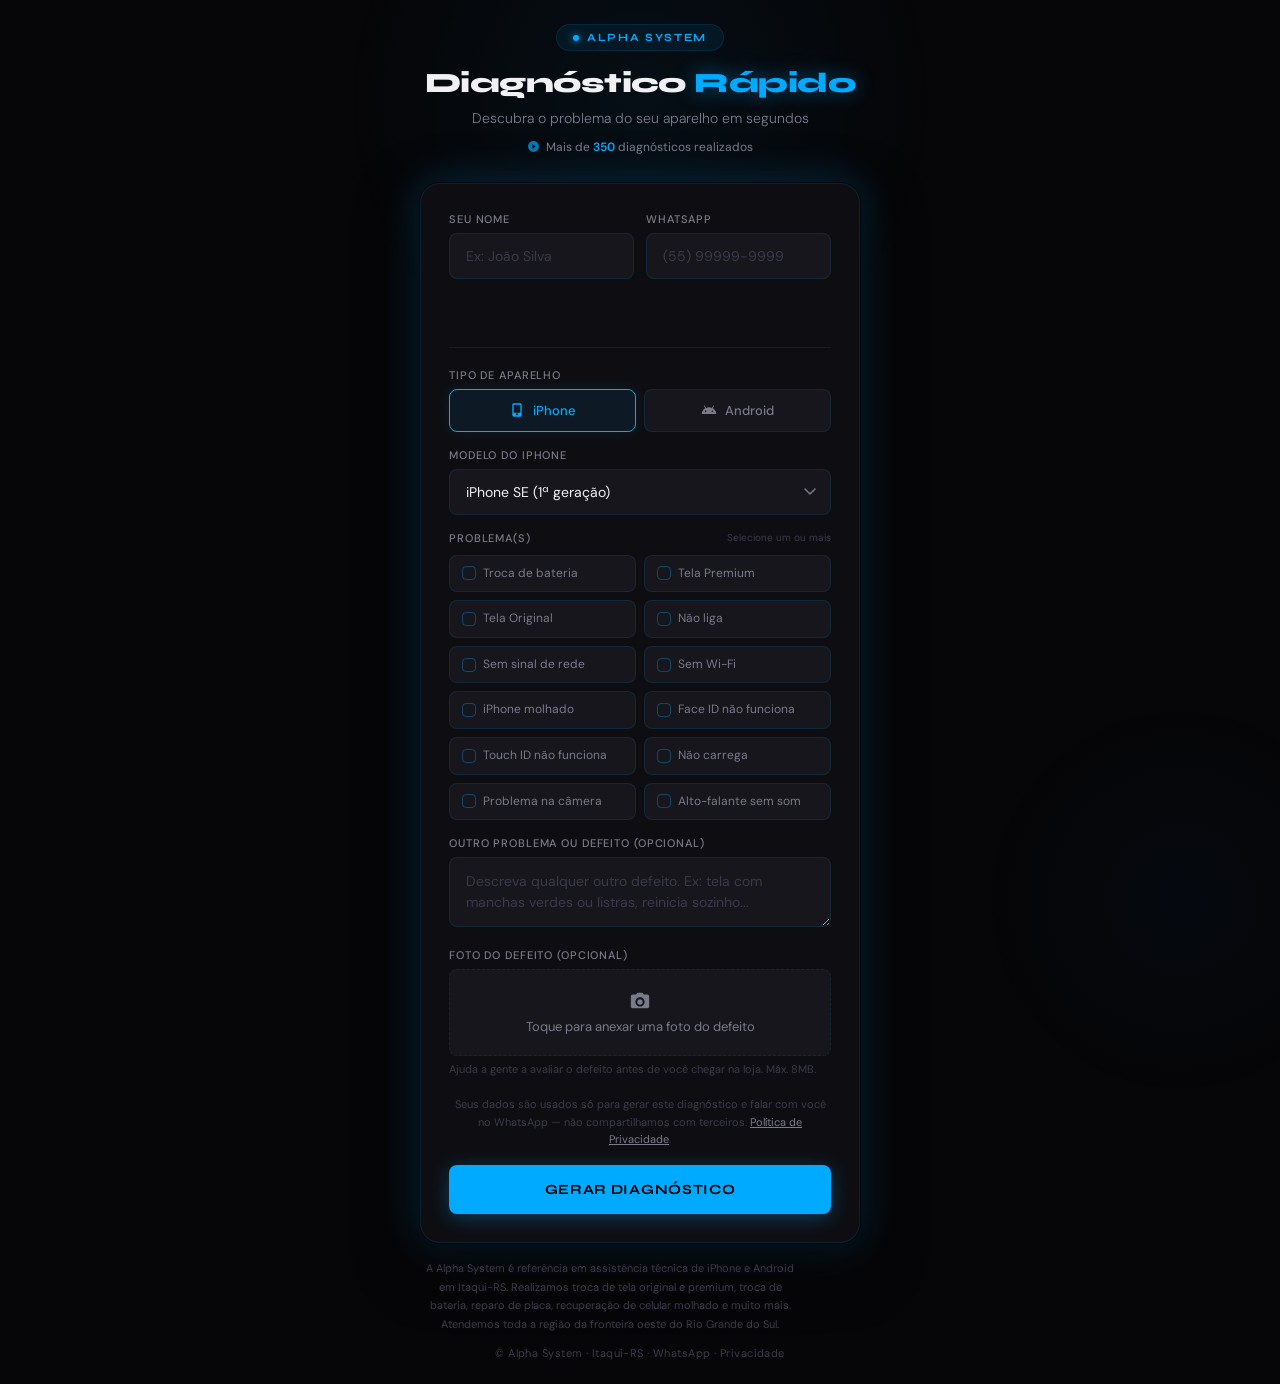
<file: index.html>
<!DOCTYPE html>
<html lang="pt-BR">
<head>
<meta charset="UTF-8">
<title>Alpha System — Diagnóstico Rápido de iPhone e Android | Itaqui-RS</title>
<meta name="viewport" content="width=device-width, initial-scale=1.0">
<meta name="description" content="Diagnóstico rápido e gratuito para iPhone e Android. Descubra o problema do seu aparelho e receba um orçamento em segundos. Alpha System — assistência técnica em Itaqui-RS.">
<meta name="keywords" content="reparo iPhone Itaqui, assistência técnica iPhone, conserto celular Itaqui, troca tela iPhone, troca bateria iPhone, Alpha System">
<meta name="robots" content="index, follow">
<link rel="canonical" href="https://app.grupoalpha.tec.br">
<link rel="manifest" href="/manifest.json">
<meta name="theme-color" content="#0a0a0a">
<link rel="apple-touch-icon" href="/icon-192.png">
<meta property="og:title" content="Diagnóstico Rápido de iPhone — Alpha System">
<meta property="og:description" content="Descubra o problema do seu iPhone de forma rápida e gratuita. Orçamento na hora.">
<meta property="og:image" content="https://app.grupoalpha.tec.br/preview.jpg?v=30" />
<meta property="og:image:type" content="image/jpeg" />
<meta property="og:image:width" content="1200" />
<meta property="og:image:height" content="630" />
<meta property="og:type" content="website">
<meta property="og:url" content="https://app.grupoalpha.tec.br">
<meta name="twitter:card" content="summary_large_image">

<link rel="preconnect" href="https://fonts.googleapis.com">
<link rel="preconnect" href="https://fonts.gstatic.com" crossorigin>
<link href="https://fonts.googleapis.com/css2?family=Syne:wght@400;600;700;800&family=DM+Sans:wght@300;400;500&display=swap" rel="stylesheet">
<link rel="stylesheet" href="/styles.css">

</head>
<body>

<div class="wrapper">
  <div class="header">
    <div class="logo-badge">Alpha System</div>
    <h1>Diagnóstico <span>Rápido</span></h1>
    <p>Descubra o problema do seu aparelho em segundos</p>
    <div class="counter-bar">
      <svg viewBox="0 0 24 24"><path d="M12 2C6.48 2 2 6.48 2 12s4.48 10 10 10 10-4.48 10-10S17.52 2 12 2zm-2 14.5v-9l6 4.5-6 4.5z"/></svg>
      <span>Mais de <strong id="contador">350</strong> diagnósticos realizados</span>
    </div>
  </div>

  <div class="card">

    <div id="formSection">
      <div style="position:absolute;left:-9999px;top:-9999px;opacity:0;height:0;width:0;overflow:hidden;" aria-hidden="true">
        <label for="assuntoContato">Não preencher este campo</label>
        <input type="text" id="assuntoContato" name="assuntoContato" tabindex="-1" autocomplete="off">
      </div>
      <div class="form-row">
        <div class="form-group">
          <label for="nome">Seu nome</label>
          <input type="text" id="nome" placeholder="Ex: João Silva" autocomplete="given-name">
        </div>
        <div class="form-group">
          <label for="telefone">WhatsApp</label>
          <input type="tel" id="telefone" placeholder="(55) 99999-9999" maxlength="16" inputmode="numeric">
        </div>
      </div>

      <div id="erro" class="error-msg" role="alert">
        <svg width="12" height="12" viewBox="0 0 12 12" fill="none">
          <circle cx="6" cy="6" r="5.5" stroke="#ff4d6a"/>
          <path d="M6 3.5v3M6 8h.01" stroke="#ff4d6a" stroke-width="1.2" stroke-linecap="round"/>
        </svg>
        <span id="erroTexto">Preencha nome e WhatsApp para continuar</span>
      </div>

      <div class="divider"></div>

      <div class="form-group">
        <label>Tipo de aparelho</label>
        <div class="device-toggle">
          <button type="button" class="device-btn active" id="btn-iphone" onclick="setTipo('iphone')">
            <svg viewBox="0 0 24 24"><path d="M17 2H7C5.9 2 5 2.9 5 4v16c0 1.1.9 2 2 2h10c1.1 0 2-.9 2-2V4c0-1.1-.9-2-2-2zm-5 18c-.83 0-1.5-.67-1.5-1.5S11.17 17 12 17s1.5.67 1.5 1.5S12.83 20 12 20zm5-4H7V4h10v12z"/></svg>
            iPhone
          </button>
          <button type="button" class="device-btn" id="btn-android" onclick="setTipo('android')">
            <svg viewBox="0 0 24 24"><path d="M17.6 9.48l1.84-3.18c.16-.31.04-.69-.26-.85-.29-.15-.65-.06-.83.22l-1.88 3.24C14.9 8.13 13.49 7.75 12 7.75s-2.9.38-4.47 1.16L5.65 5.67c-.19-.28-.54-.37-.83-.22-.3.16-.42.54-.26.85L6.4 9.48C3.3 11.25 1.28 14.44 1 18h22c-.28-3.56-2.3-6.75-5.4-8.52zM7 15.25c-.69 0-1.25-.56-1.25-1.25S6.31 12.75 7 12.75 8.25 13.31 8.25 14 7.69 15.25 7 15.25zm10 0c-.69 0-1.25-.56-1.25-1.25s.56-1.25 1.25-1.25 1.25.56 1.25 1.25-.56 1.25-1.25 1.25z"/></svg>
            Android
          </button>
        </div>
      </div>

      <div id="iphoneCampos" class="form-group">
        <label for="modelo">Modelo do iPhone</label>
        <select id="modelo">
          <optgroup label="iPhone SE">
            <option>iPhone SE (1ª geração)</option>
            <option>iPhone SE (2ª geração)</option>
            <option>iPhone SE (3ª geração)</option>
          </optgroup>
          <optgroup label="iPhone X">
            <option>iPhone X</option>
            <option>iPhone XR</option>
            <option>iPhone XS</option>
            <option>iPhone XS Max</option>
          </optgroup>
          <optgroup label="iPhone 11">
            <option>iPhone 11</option>
            <option>iPhone 11 Pro</option>
            <option>iPhone 11 Pro Max</option>
          </optgroup>
          <optgroup label="iPhone 12">
            <option>iPhone 12 mini</option>
            <option>iPhone 12</option>
            <option>iPhone 12 Pro</option>
            <option>iPhone 12 Pro Max</option>
          </optgroup>
          <optgroup label="iPhone 13">
            <option>iPhone 13 mini</option>
            <option>iPhone 13</option>
            <option>iPhone 13 Pro</option>
            <option>iPhone 13 Pro Max</option>
          </optgroup>
          <optgroup label="iPhone 14">
            <option>iPhone 14</option>
            <option>iPhone 14 Plus</option>
            <option>iPhone 14 Pro</option>
            <option>iPhone 14 Pro Max</option>
          </optgroup>
          <optgroup label="iPhone 15">
            <option>iPhone 15</option>
            <option>iPhone 15 Plus</option>
            <option>iPhone 15 Pro</option>
            <option>iPhone 15 Pro Max</option>
          </optgroup>
          <optgroup label="iPhone 16">
            <option>iPhone 16</option>
            <option>iPhone 16 Plus</option>
            <option>iPhone 16 Pro</option>
            <option>iPhone 16 Pro Max</option>
          </optgroup>
        </select>
      </div>

      <div id="androidCampos" style="display:none;">
        <div class="form-group">
          <label for="marca">Marca</label>
          <select id="marca" onchange="atualizarListaModelos()">
            <option>Samsung</option>
            <option>Xiaomi</option>
            <option>Motorola</option>
            <option>Outro</option>
          </select>
        </div>
        <div class="form-group">
          <label for="modeloAndroid">Modelo do aparelho</label>
          <input type="text" id="modeloAndroid" list="modelosSamsung" placeholder="Ex: Galaxy S21, Redmi Note 12">
          <datalist id="modelosSamsung">
            <option value="Galaxy A05"></option>
            <option value="Galaxy A15"></option>
            <option value="Galaxy A25"></option>
            <option value="Galaxy A35"></option>
            <option value="Galaxy A55"></option>
            <option value="Galaxy S21"></option>
            <option value="Galaxy S22"></option>
            <option value="Galaxy S23"></option>
            <option value="Galaxy S24"></option>
            <option value="Galaxy S23 Ultra"></option>
            <option value="Galaxy S24 Ultra"></option>
            <option value="Galaxy M14"></option>
            <option value="Galaxy M34"></option>
          </datalist>
          <datalist id="modelosXiaomi">
            <option value="Redmi 12"></option>
            <option value="Redmi 13C"></option>
            <option value="Redmi Note 12"></option>
            <option value="Redmi Note 13"></option>
            <option value="Redmi Note 13 Pro"></option>
            <option value="Poco X5"></option>
            <option value="Poco X6"></option>
            <option value="Poco M6"></option>
            <option value="Xiaomi 12"></option>
            <option value="Xiaomi 13"></option>
          </datalist>
          <datalist id="modelosMotorola">
            <option value="Moto G23"></option>
            <option value="Moto G34"></option>
            <option value="Moto G53"></option>
            <option value="Moto G54"></option>
            <option value="Moto G73"></option>
            <option value="Moto G84"></option>
            <option value="Moto G Play"></option>
            <option value="Moto G Stylus"></option>
            <option value="Moto Edge 40"></option>
            <option value="Moto Edge 50"></option>
          </datalist>
        </div>
      </div>

      <div class="form-group">
        <div class="problems-header">
          <span id="problemasLabel">Problema(s)</span>
          <small>Selecione um ou mais</small>
        </div>
        <div class="problems-grid" id="problemasGrid" role="group" aria-labelledby="problemasLabel"></div>
      </div>

      <div class="perguntas-wrap" id="perguntasContainer"></div>

      <div class="form-group">
        <label for="outroProblema">Outro problema ou defeito (opcional)</label>
        <textarea id="outroProblema" rows="2" placeholder="Descreva qualquer outro defeito. Ex: tela com manchas verdes ou listras, reinicia sozinho..."></textarea>
      </div>

      <div class="form-group">
        <label>Foto do defeito (opcional)</label>
        <input type="file" id="fotoInput" accept="image/*" capture="environment" style="display:none" onchange="onFotoSelecionada(event)">
        <div class="foto-upload-area" id="fotoUploadArea" onclick="document.getElementById('fotoInput').click()">
          <svg viewBox="0 0 24 24"><path d="M9.4 3l-1.8 2H4c-1.1 0-2 .9-2 2v11c0 1.1.9 2 2 2h16c1.1 0 2-.9 2-2V7c0-1.1-.9-2-2-2h-3.6L14.6 3H9.4zM12 18c-2.76 0-5-2.24-5-5s2.24-5 5-5 5 2.24 5 5-2.24 5-5 5zm0-8c-1.66 0-3 1.34-3 3s1.34 3 3 3 3-1.34 3-3-1.34-3-3-3z"/></svg>
          <span>Toque para anexar uma foto do defeito</span>
        </div>
        <div class="foto-preview-wrap" id="fotoPreviewWrap">
          <img id="fotoPreviewImg" alt="Prévia da foto do defeito">
          <button type="button" class="foto-remove-btn" onclick="removerFoto()" aria-label="Remover foto">✕</button>
        </div>
        <div class="foto-hint">Ajuda a gente a avaliar o defeito antes de você chegar na loja. Máx. 8MB.</div>
      </div>

      <div class="field-collapsible" id="campoTempo">
        <div class="form-group">
          <label for="tempo">Há quanto tempo começou?</label>
          <input type="text" id="tempo" placeholder="Ex: 2 dias, 1 semana">
        </div>
      </div>

      <p class="privacidade-nota">
        Seus dados são usados só para gerar este diagnóstico e falar com você no WhatsApp — não compartilhamos com terceiros. <a href="/privacidade.html" target="_blank">Política de Privacidade</a>.
      </p>

      <button class="btn-submit" id="btnSubmit" onclick="gerarDiagnostico()">
        <span class="btn-text">Gerar Diagnóstico</span>
        <span class="btn-loading">
          <span class="spinner"></span>
          Analisando...
        </span>
      </button>
    </div>

    <!-- Confirmação animada -->
    <div class="confirm-overlay" id="confirmOverlay">
      <div class="checkmark-circle">
        <svg viewBox="0 0 24 24" stroke-linecap="round" stroke-linejoin="round">
          <polyline points="20 6 9 17 4 12"></polyline>
        </svg>
      </div>
      <div class="confirm-title">Diagnóstico gerado!</div>
      <div class="confirm-sub">Preparando seu resultado<br>e registrando os dados...</div>
    </div>

    <!-- Resultado -->
    <div class="result" id="resultado" tabindex="-1"></div>
  </div>

  <p class="seo-text">
    A Alpha System é referência em assistência técnica de iPhone e Android em Itaqui-RS.
    Realizamos troca de tela original e premium, troca de bateria, reparo de placa, recuperação de celular molhado e muito mais.
    Atendemos toda a região da fronteira oeste do Rio Grande do Sul.
  </p>

  <div class="footer">
    © Alpha System · Itaqui-RS ·
    <a href="https://wa.me/5555991269300" target="_blank">WhatsApp</a> ·
    <a href="/privacidade.html" target="_blank">Privacidade</a>
  </div>
</div>

<script src="/app.js"></script>

</body>
</html>
</file>
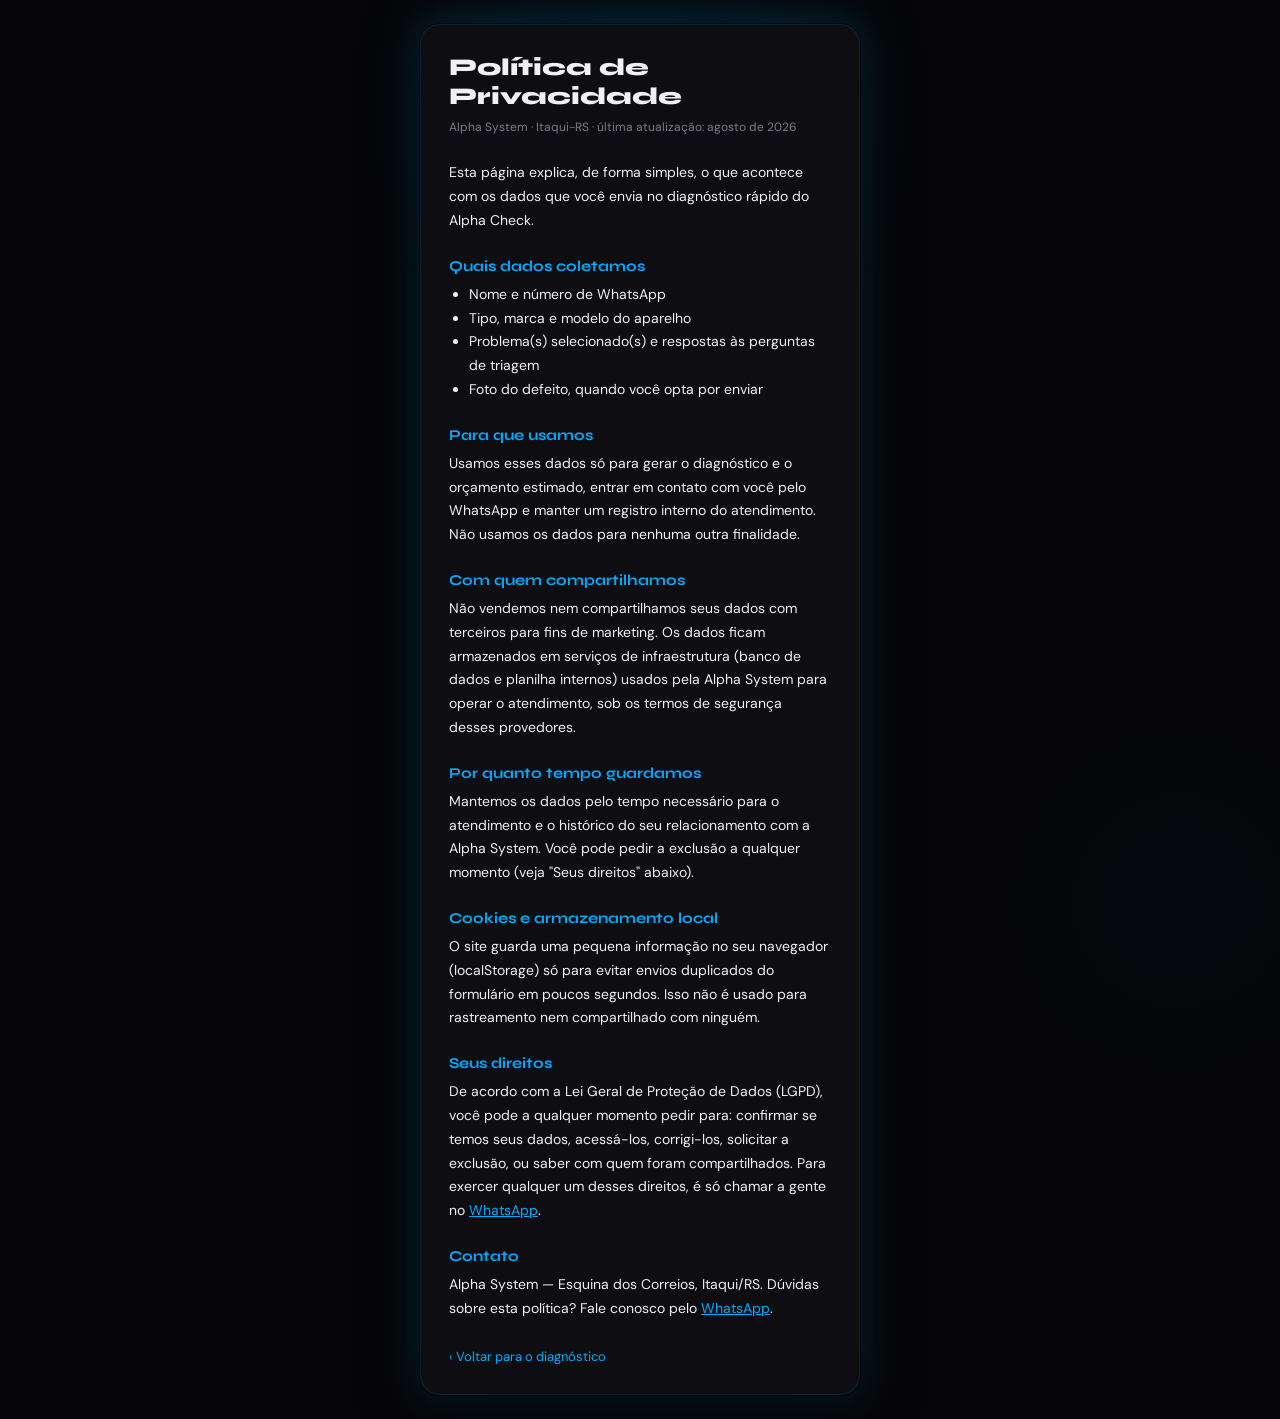
<file: privacidade.html>
<!DOCTYPE html>
<html lang="pt-BR">
<head>
<meta charset="UTF-8">
<title>Política de Privacidade — Alpha System</title>
<meta name="viewport" content="width=device-width, initial-scale=1.0">
<meta name="description" content="Política de Privacidade do Alpha Check — como a Alpha System coleta, usa e protege os dados enviados no diagnóstico rápido.">
<meta name="robots" content="index, follow">
<link rel="apple-touch-icon" href="/icon-192.png">
<meta name="theme-color" content="#0a0a0a">

<link rel="preconnect" href="https://fonts.googleapis.com">
<link rel="preconnect" href="https://fonts.gstatic.com" crossorigin>
<link href="https://fonts.googleapis.com/css2?family=Syne:wght@400;600;700;800&family=DM+Sans:wght@300;400;500&display=swap" rel="stylesheet">
<link rel="stylesheet" href="/styles.css">

<style>
  .politica h1 { font-family: 'Syne', sans-serif; font-size: 24px; font-weight: 800; margin-bottom: 6px; }
  .politica .atualizado { font-size: 12px; color: var(--text-muted); margin-bottom: 24px; }
  .politica h2 { font-family: 'Syne', sans-serif; font-size: 15px; font-weight: 700; color: var(--blue); margin: 24px 0 8px; }
  .politica p, .politica li { font-size: 14px; line-height: 1.7; color: var(--text); }
  .politica ul { margin: 8px 0 8px 20px; }
  .politica a { color: var(--blue); }
  .voltar { display: inline-block; margin-top: 28px; font-size: 13px; color: var(--text-muted); text-decoration: none; }
  .voltar:hover { color: var(--blue); }
</style>
</head>
<body>

<div class="wrapper">
  <div class="card politica">
    <h1>Política de Privacidade</h1>
    <p class="atualizado">Alpha System · Itaqui-RS · última atualização: agosto de 2026</p>

    <p>Esta página explica, de forma simples, o que acontece com os dados que você envia no diagnóstico rápido do Alpha Check.</p>

    <h2>Quais dados coletamos</h2>
    <ul>
      <li>Nome e número de WhatsApp</li>
      <li>Tipo, marca e modelo do aparelho</li>
      <li>Problema(s) selecionado(s) e respostas às perguntas de triagem</li>
      <li>Foto do defeito, quando você opta por enviar</li>
    </ul>

    <h2>Para que usamos</h2>
    <p>Usamos esses dados só para gerar o diagnóstico e o orçamento estimado, entrar em contato com você pelo WhatsApp e manter um registro interno do atendimento. Não usamos os dados para nenhuma outra finalidade.</p>

    <h2>Com quem compartilhamos</h2>
    <p>Não vendemos nem compartilhamos seus dados com terceiros para fins de marketing. Os dados ficam armazenados em serviços de infraestrutura (banco de dados e planilha internos) usados pela Alpha System para operar o atendimento, sob os termos de segurança desses provedores.</p>

    <h2>Por quanto tempo guardamos</h2>
    <p>Mantemos os dados pelo tempo necessário para o atendimento e o histórico do seu relacionamento com a Alpha System. Você pode pedir a exclusão a qualquer momento (veja "Seus direitos" abaixo).</p>

    <h2>Cookies e armazenamento local</h2>
    <p>O site guarda uma pequena informação no seu navegador (localStorage) só para evitar envios duplicados do formulário em poucos segundos. Isso não é usado para rastreamento nem compartilhado com ninguém.</p>

    <h2>Seus direitos</h2>
    <p>De acordo com a Lei Geral de Proteção de Dados (LGPD), você pode a qualquer momento pedir para: confirmar se temos seus dados, acessá-los, corrigi-los, solicitar a exclusão, ou saber com quem foram compartilhados. Para exercer qualquer um desses direitos, é só chamar a gente no <a href="https://wa.me/5555991269300" target="_blank">WhatsApp</a>.</p>

    <h2>Contato</h2>
    <p>Alpha System — Esquina dos Correios, Itaqui/RS. Dúvidas sobre esta política? Fale conosco pelo <a href="https://wa.me/5555991269300" target="_blank">WhatsApp</a>.</p>

    <a class="voltar" href="/index.html">‹ Voltar para o diagnóstico</a>
  </div>
</div>

</body>
</html>
</file>
<file: styles.css>
:root {
    --bg: #060608;
    --surface: #0e0e12;
    --surface2: #16161c;
    --border: rgba(0, 170, 255, 0.12);
    --border-hover: rgba(0, 170, 255, 0.35);
    --blue: #00aaff;
    --blue-dim: rgba(0, 170, 255, 0.08);
    --blue-glow: rgba(0, 170, 255, 0.25);
    --blue-glow-strong: rgba(0, 170, 255, 0.45);
    --text: #f0f0f5;
    --text-muted: #7a7a8a;
    --text-dim: #3a3a4a;
    --green: #25D366;
    --red: #ff4d6a;
    --radius: 14px;
    --radius-sm: 8px;
  }

  * { box-sizing: border-box; margin: 0; padding: 0; }

  body {
    font-family: 'DM Sans', sans-serif;
    background: var(--bg);
    color: var(--text);
    min-height: 100vh;
    display: flex;
    flex-direction: column;
    align-items: center;
    justify-content: center;
    padding: 24px 16px;
    position: relative;
    overflow-x: hidden;
  }

  body::before {
    content: '';
    position: fixed;
    top: -200px;
    left: 50%;
    transform: translateX(-50%);
    width: 600px;
    height: 600px;
    background: radial-gradient(circle, rgba(0,170,255,0.06) 0%, transparent 70%);
    pointer-events: none;
    z-index: 0;
  }

  body::after {
    content: '';
    position: fixed;
    bottom: -200px;
    right: -100px;
    width: 400px;
    height: 400px;
    background: radial-gradient(circle, rgba(0,100,200,0.04) 0%, transparent 70%);
    pointer-events: none;
    z-index: 0;
  }

  .wrapper {
    width: 100%;
    max-width: 440px;
    position: relative;
    z-index: 1;
    animation: fadeUp 0.6s ease both;
  }

  @keyframes fadeUp {
    from { opacity: 0; transform: translateY(24px); }
    to   { opacity: 1; transform: translateY(0); }
  }

  .header { text-align: center; margin-bottom: 28px; }

  .logo-badge {
    display: inline-flex;
    align-items: center;
    gap: 8px;
    background: var(--blue-dim);
    border: 1px solid var(--border);
    border-radius: 100px;
    padding: 6px 16px;
    margin-bottom: 16px;
    font-family: 'Syne', sans-serif;
    font-size: 11px;
    font-weight: 700;
    letter-spacing: 0.15em;
    text-transform: uppercase;
    color: var(--blue);
  }

  .logo-badge::before {
    content: '';
    width: 6px;
    height: 6px;
    background: var(--blue);
    border-radius: 50%;
    box-shadow: 0 0 8px var(--blue);
    animation: pulse 2s ease infinite;
  }

  @keyframes pulse {
    0%, 100% { opacity: 1; box-shadow: 0 0 8px var(--blue); }
    50% { opacity: 0.5; box-shadow: 0 0 4px var(--blue); }
  }

  .header h1 {
    font-family: 'Syne', sans-serif;
    font-size: 28px;
    font-weight: 800;
    color: var(--text);
    letter-spacing: -0.02em;
    line-height: 1.2;
  }

  .header h1 span { color: var(--blue); text-shadow: 0 0 20px var(--blue-glow-strong); }

  .header p { margin-top: 8px; font-size: 14px; color: var(--text-muted); font-weight: 300; }

  .counter-bar {
    display: flex;
    align-items: center;
    justify-content: center;
    gap: 6px;
    margin-top: 12px;
    font-size: 12px;
    color: var(--text-muted);
  }

  .counter-bar strong { color: var(--blue); font-weight: 600; }
  .counter-bar svg { width: 13px; height: 13px; fill: var(--blue); opacity: 0.7; }

  .card {
    background: var(--surface);
    border: 1px solid var(--border);
    border-radius: 20px;
    padding: 28px;
    box-shadow: 0 0 0 1px rgba(0,0,0,0.5), 0 20px 60px rgba(0,0,0,0.5), 0 0 40px var(--blue-glow);
    transition: box-shadow 0.4s ease;
  }

  .card:hover {
    box-shadow: 0 0 0 1px rgba(0,0,0,0.5), 0 20px 60px rgba(0,0,0,0.6), 0 0 60px var(--blue-glow-strong);
  }

  .form-group { margin-bottom: 16px; }

  .form-row {
    display: grid;
    grid-template-columns: 1fr 1fr;
    gap: 12px;
    margin-bottom: 16px;
  }

  label {
    display: block;
    font-size: 11px;
    font-weight: 500;
    letter-spacing: 0.08em;
    text-transform: uppercase;
    color: var(--text-muted);
    margin-bottom: 7px;
  }

  input, select, textarea {
    width: 100%;
    padding: 13px 16px;
    background: var(--surface2);
    border: 1px solid var(--border);
    border-radius: var(--radius-sm);
    color: var(--text);
    font-family: 'DM Sans', sans-serif;
    font-size: 14px;
    outline: none;
    transition: border-color 0.2s, box-shadow 0.2s, background 0.2s;
    appearance: none;
    -webkit-appearance: none;
  }

  textarea { resize: vertical; min-height: 60px; line-height: 1.5; }

  select {
    background-image: url("data:image/svg+xml,%3Csvg xmlns='http://www.w3.org/2000/svg' width='12' height='8' viewBox='0 0 12 8'%3E%3Cpath d='M1 1l5 5 5-5' stroke='%237a7a8a' stroke-width='1.5' fill='none' stroke-linecap='round'/%3E%3C/svg%3E");
    background-repeat: no-repeat;
    background-position: right 14px center;
    padding-right: 36px;
    cursor: pointer;
  }

  input::placeholder, textarea::placeholder { color: var(--text-dim); }

  input:focus, select:focus, textarea:focus {
    border-color: var(--blue);
    background: #12121a;
    box-shadow: 0 0 0 3px rgba(0,170,255,0.1);
  }

  input.error { border-color: var(--red); box-shadow: 0 0 0 3px rgba(255,77,106,0.1); }

  .perguntas-wrap { margin-bottom: 16px; }

  .pergunta-bloco {
    background: var(--surface2);
    border: 1px solid var(--border);
    border-radius: var(--radius-sm);
    padding: 12px 14px;
    margin-bottom: 8px;
  }

  .pergunta-origem {
    font-size: 10px;
    font-weight: 700;
    letter-spacing: 0.08em;
    text-transform: uppercase;
    color: var(--blue);
    margin-bottom: 8px;
  }

  .pergunta-label { font-size: 12.5px; color: var(--text); margin: 8px 0 6px; }

  .pergunta-opts { display: flex; flex-wrap: wrap; gap: 6px; }

  .pergunta-opt {
    padding: 6px 11px;
    background: var(--surface);
    border: 1px solid var(--border);
    border-radius: 100px;
    color: var(--text-muted);
    font-size: 11.5px;
    cursor: pointer;
    transition: all 0.15s;
    user-select: none;
  }

  .pergunta-opt:hover { border-color: var(--border-hover); color: var(--text); }

  .pergunta-opt.active {
    background: var(--blue-dim);
    border-color: var(--blue);
    color: var(--blue);
  }

  .device-toggle { display: grid; grid-template-columns: 1fr 1fr; gap: 8px; margin-bottom: 16px; }

  .device-btn {
    padding: 12px;
    background: var(--surface2);
    border: 1px solid var(--border);
    border-radius: var(--radius-sm);
    color: var(--text-muted);
    font-family: 'DM Sans', sans-serif;
    font-size: 13px;
    font-weight: 500;
    cursor: pointer;
    transition: all 0.2s;
    display: flex;
    align-items: center;
    justify-content: center;
    gap: 8px;
  }

  .device-btn:hover { border-color: var(--border-hover); color: var(--text); }

  .device-btn.active {
    background: var(--blue-dim);
    border-color: var(--blue);
    color: var(--blue);
    box-shadow: 0 0 16px rgba(0,170,255,0.1);
  }

  .device-btn svg { width: 16px; height: 16px; fill: currentColor; }

  .divider { height: 1px; background: var(--border); margin: 20px 0; }

  .problems-header {
    display: flex;
    align-items: center;
    justify-content: space-between;
    margin-bottom: 10px;
  }

  .problems-header span {
    font-size: 11px;
    font-weight: 500;
    letter-spacing: 0.08em;
    text-transform: uppercase;
    color: var(--text-muted);
  }

  .problems-header small { font-size: 10px; color: var(--text-dim); }

  .problems-grid {
    display: grid;
    grid-template-columns: 1fr 1fr;
    gap: 8px;
    margin-bottom: 16px;
    border-radius: var(--radius-sm);
    transition: outline 0.2s;
  }

  .problem-chip {
    appearance: none;
    -webkit-appearance: none;
    font-family: inherit;
    text-align: left;
    margin: 0;
    padding: 10px 12px;
    background: var(--surface2);
    border: 1px solid var(--border);
    border-radius: var(--radius-sm);
    color: var(--text-muted);
    font-size: 12px;
    cursor: pointer;
    transition: all 0.18s;
    user-select: none;
    display: flex;
    align-items: center;
    gap: 7px;
    line-height: 1.3;
  }

  .problem-chip:hover { border-color: var(--border-hover); color: var(--text); }
  .problem-chip:focus-visible { outline: 2px solid var(--blue); outline-offset: 2px; }

  .problem-chip.selected {
    background: var(--blue-dim);
    border-color: var(--blue);
    color: var(--text);
  }

  .chip-check {
    width: 14px;
    height: 14px;
    border: 1.5px solid var(--border-hover);
    border-radius: 4px;
    flex-shrink: 0;
    display: flex;
    align-items: center;
    justify-content: center;
    transition: all 0.18s;
  }

  .problem-chip.selected .chip-check {
    background: var(--blue);
    border-color: var(--blue);
  }

  .problem-chip.selected .chip-check::after {
    content: '';
    width: 8px;
    height: 5px;
    border-left: 1.5px solid #000;
    border-bottom: 1.5px solid #000;
    transform: rotate(-45deg) translateY(-1px);
  }

  .field-collapsible {
    overflow: hidden;
    max-height: 0;
    opacity: 0;
    transition: max-height 0.35s ease, opacity 0.25s ease;
    margin-bottom: 0;
  }

  .field-collapsible.visible { max-height: 120px; opacity: 1; margin-bottom: 16px; }

  .foto-upload-area {
    display: flex;
    flex-direction: column;
    align-items: center;
    gap: 6px;
    border: 1px dashed var(--border);
    border-radius: var(--radius-sm);
    padding: 20px 16px;
    background: var(--surface2);
    cursor: pointer;
    transition: border-color 0.15s, background 0.15s;
    text-align: center;
  }

  .foto-upload-area:hover { border-color: var(--border-hover); background: #12121a; }
  .foto-upload-area svg { width: 22px; height: 22px; fill: var(--text-muted); }
  .foto-upload-area span { font-size: 13px; color: var(--text-muted); }

  .foto-preview-wrap { position: relative; display: none; }

  .foto-preview-wrap img {
    width: 100%;
    max-height: 200px;
    object-fit: cover;
    border-radius: var(--radius-sm);
    border: 1px solid var(--border);
    display: block;
  }

  .foto-remove-btn {
    position: absolute;
    top: 8px;
    right: 8px;
    width: 26px;
    height: 26px;
    border-radius: 50%;
    background: rgba(0,0,0,0.65);
    border: 1px solid rgba(255,255,255,0.2);
    color: #fff;
    cursor: pointer;
    display: flex;
    align-items: center;
    justify-content: center;
    font-size: 14px;
    line-height: 1;
    padding: 0;
  }

  .foto-hint { font-size: 11px; color: var(--text-dim); margin-top: 6px; }

  .error-msg {
    display: flex;
    align-items: center;
    gap: 6px;
    color: var(--red);
    font-size: 12px;
    margin-bottom: 12px;
    opacity: 0;
    transform: translateY(-4px);
    transition: opacity 0.2s, transform 0.2s;
  }

  .error-msg.visible { opacity: 1; transform: translateY(0); }

  .btn-submit {
    width: 100%;
    padding: 16px;
    background: var(--blue);
    color: #000;
    border: none;
    border-radius: var(--radius-sm);
    font-family: 'Syne', sans-serif;
    font-size: 14px;
    font-weight: 700;
    letter-spacing: 0.05em;
    text-transform: uppercase;
    cursor: pointer;
    position: relative;
    overflow: hidden;
    transition: transform 0.15s, box-shadow 0.2s, opacity 0.2s;
    box-shadow: 0 4px 20px rgba(0,170,255,0.3);
    margin-top: 4px;
  }

  .btn-submit:hover:not(:disabled) { transform: translateY(-1px); box-shadow: 0 8px 30px rgba(0,170,255,0.45); }
  .btn-submit:active:not(:disabled) { transform: translateY(0); }
  .btn-submit:disabled { opacity: 0.7; cursor: not-allowed; }
  .btn-submit .btn-text { transition: opacity 0.2s; }

  .btn-submit .btn-loading {
    position: absolute;
    inset: 0;
    display: flex;
    align-items: center;
    justify-content: center;
    gap: 8px;
    opacity: 0;
    transition: opacity 0.2s;
  }

  .btn-submit.loading .btn-text { opacity: 0; }
  .btn-submit.loading .btn-loading { opacity: 1; }

  .spinner {
    width: 16px;
    height: 16px;
    border: 2px solid rgba(0,0,0,0.3);
    border-top-color: #000;
    border-radius: 50%;
    animation: spin 0.7s linear infinite;
  }

  @keyframes spin { to { transform: rotate(360deg); } }

  /* Confirmação animada */
  .confirm-overlay {
    display: none;
    flex-direction: column;
    align-items: center;
    justify-content: center;
    padding: 32px 20px;
    animation: fadeUp 0.4s ease both;
  }

  .confirm-overlay.visible { display: flex; }

  .checkmark-circle {
    width: 64px;
    height: 64px;
    border-radius: 50%;
    background: rgba(0,170,255,0.1);
    border: 2px solid var(--blue);
    display: flex;
    align-items: center;
    justify-content: center;
    margin-bottom: 16px;
    animation: popIn 0.4s cubic-bezier(0.175, 0.885, 0.32, 1.275) both;
    box-shadow: 0 0 30px rgba(0,170,255,0.3);
  }

  @keyframes popIn {
    from { transform: scale(0.5); opacity: 0; }
    to   { transform: scale(1); opacity: 1; }
  }

  .checkmark-circle svg {
    width: 28px;
    height: 28px;
    stroke: var(--blue);
    stroke-width: 2.5;
    fill: none;
    stroke-dasharray: 50;
    stroke-dashoffset: 50;
    animation: drawCheck 0.4s ease 0.25s forwards;
  }

  @keyframes drawCheck { to { stroke-dashoffset: 0; } }

  .confirm-title {
    font-family: 'Syne', sans-serif;
    font-size: 18px;
    font-weight: 700;
    margin-bottom: 6px;
    text-align: center;
  }

  .confirm-sub { font-size: 13px; color: var(--text-muted); text-align: center; line-height: 1.6; }

  /* Resultado */
  .result {
    margin-top: 20px;
    background: linear-gradient(135deg, rgba(0,170,255,0.05), rgba(0,80,180,0.05));
    border: 1px solid var(--border);
    border-radius: var(--radius);
    padding: 20px;
    display: none;
    animation: resultIn 0.4s ease both;
  }

  @keyframes resultIn {
    from { opacity: 0; transform: translateY(10px); }
    to   { opacity: 1; transform: translateY(0); }
  }

  .result-label {
    font-size: 10px;
    font-weight: 600;
    letter-spacing: 0.12em;
    text-transform: uppercase;
    color: var(--blue);
    margin-bottom: 4px;
  }

  .result-value { font-size: 14px; color: var(--text); line-height: 1.6; margin-bottom: 14px; }

  .result-row { display: grid; grid-template-columns: 1fr 1fr; gap: 12px; margin-bottom: 16px; }

  .result-chip {
    background: var(--surface2);
    border: 1px solid var(--border);
    border-radius: var(--radius-sm);
    padding: 10px 14px;
  }

  .result-chip .result-label { margin-bottom: 2px; }
  .result-chip .result-value { font-size: 13px; font-weight: 500; margin-bottom: 0; }

  .horario-badge {
    display: flex;
    align-items: center;
    gap: 6px;
    background: rgba(0,170,255,0.06);
    border: 1px solid var(--border);
    border-radius: 6px;
    padding: 8px 12px;
    margin-bottom: 14px;
    font-size: 12px;
    color: var(--text-muted);
  }

  .horario-badge svg { width: 13px; height: 13px; fill: var(--blue); flex-shrink: 0; }

  .local-badge {
    display: flex;
    align-items: center;
    gap: 6px;
    background: rgba(0,170,255,0.04);
    border: 1px solid var(--border);
    border-radius: 6px;
    padding: 8px 12px;
    margin-bottom: 14px;
    font-size: 12px;
    color: var(--text-muted);
  }

  .local-badge svg { width: 13px; height: 13px; fill: var(--blue); flex-shrink: 0; }

  .send-status {
    display: flex;
    align-items: center;
    gap: 6px;
    font-size: 11px;
    margin-bottom: 12px;
    opacity: 0;
    transition: opacity 0.3s;
  }

  .send-status.visible { opacity: 1; }
  .send-status.ok { color: #4ade80; }
  .send-status.fail { color: var(--text-muted); }
  .send-status svg { width: 13px; height: 13px; fill: currentColor; }

  .btn-whatsapp {
    display: flex;
    align-items: center;
    justify-content: center;
    gap: 10px;
    width: 100%;
    padding: 15px;
    background: var(--green);
    color: white;
    text-decoration: none;
    border-radius: var(--radius-sm);
    font-family: 'Syne', sans-serif;
    font-size: 13px;
    font-weight: 700;
    letter-spacing: 0.05em;
    text-transform: uppercase;
    transition: transform 0.15s, box-shadow 0.2s;
    box-shadow: 0 4px 16px rgba(37,211,102,0.25);
  }

  .btn-whatsapp:hover { transform: translateY(-1px); box-shadow: 0 8px 24px rgba(37,211,102,0.35); }
  .btn-whatsapp svg { width: 18px; height: 18px; fill: white; flex-shrink: 0; }

  .btn-reset {
    width: 100%;
    padding: 12px;
    background: transparent;
    border: 1px solid var(--border);
    border-radius: var(--radius-sm);
    color: var(--text-muted);
    font-family: 'DM Sans', sans-serif;
    font-size: 13px;
    cursor: pointer;
    margin-top: 10px;
    transition: all 0.2s;
  }

  .btn-reset:hover { border-color: var(--border-hover); color: var(--text); }

  .privacidade-nota {
    font-size: 11px;
    color: var(--text-dim);
    text-align: center;
    line-height: 1.6;
    margin: 4px 0 12px;
  }

  .privacidade-nota a { color: var(--text-muted); text-decoration: underline; }
  .privacidade-nota a:hover { color: var(--blue); }

  .seo-text {
    margin-top: 16px;
    font-size: 11px;
    color: var(--text-dim);
    text-align: center;
    line-height: 1.7;
    max-width: 380px;
  }

  .footer {
    text-align: center;
    margin-top: 12px;
    font-size: 11px;
    color: var(--text-dim);
    letter-spacing: 0.04em;
  }

  .footer a { color: var(--text-dim); text-decoration: none; }
  .footer a:hover { color: var(--text-muted); }

  .problema-bloco { margin-bottom: 14px; padding-bottom: 14px; border-bottom: 1px solid var(--border); }
  .problema-bloco:last-child { border-bottom: none; margin-bottom: 0; padding-bottom: 0; }

  .result-greeting {
    font-family: 'Syne', sans-serif;
    font-size: 15px;
    font-weight: 700;
    margin-bottom: 16px;
    color: var(--text);
  }

  .result-greeting span { color: var(--blue); }

  @media (max-width: 420px) {
    .card { padding: 22px 18px; }
    .header h1 { font-size: 24px; }
    .form-row { grid-template-columns: 1fr; }
    .problems-grid { grid-template-columns: 1fr; }
  }
</file>
